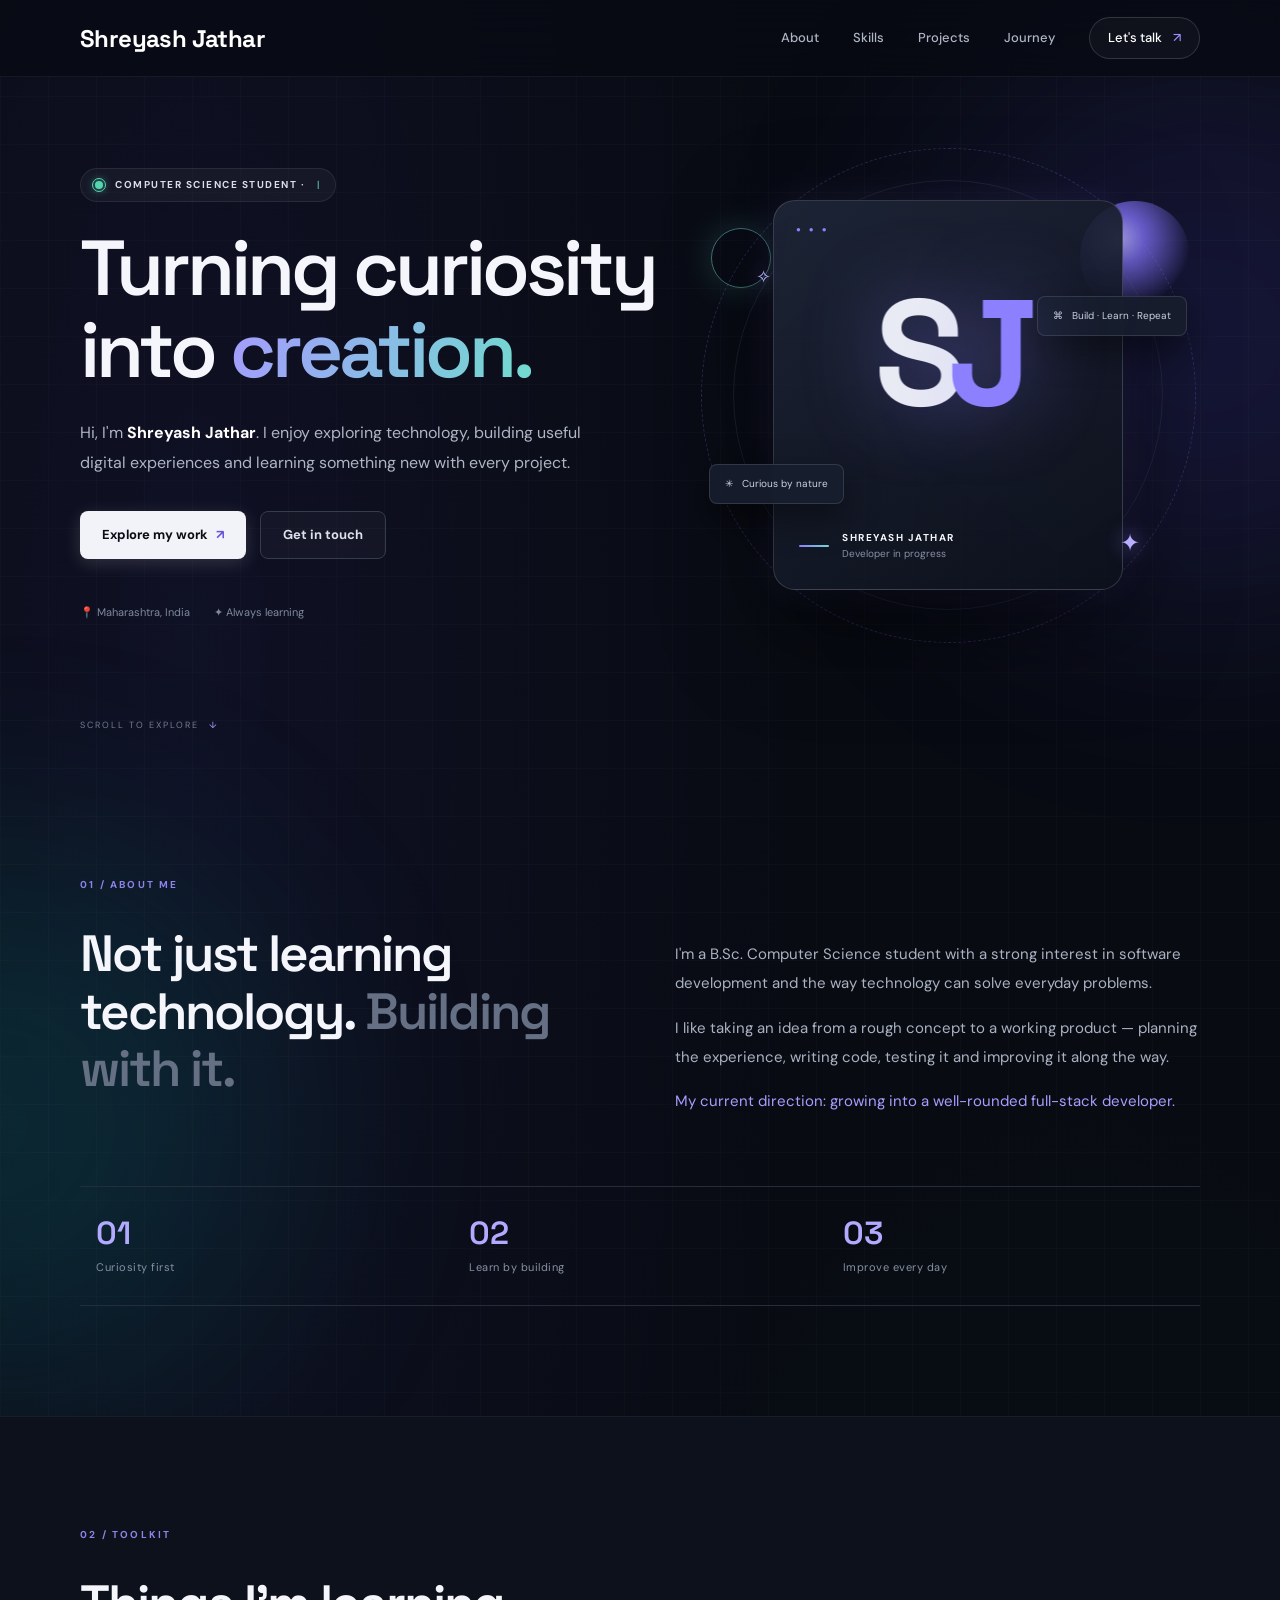
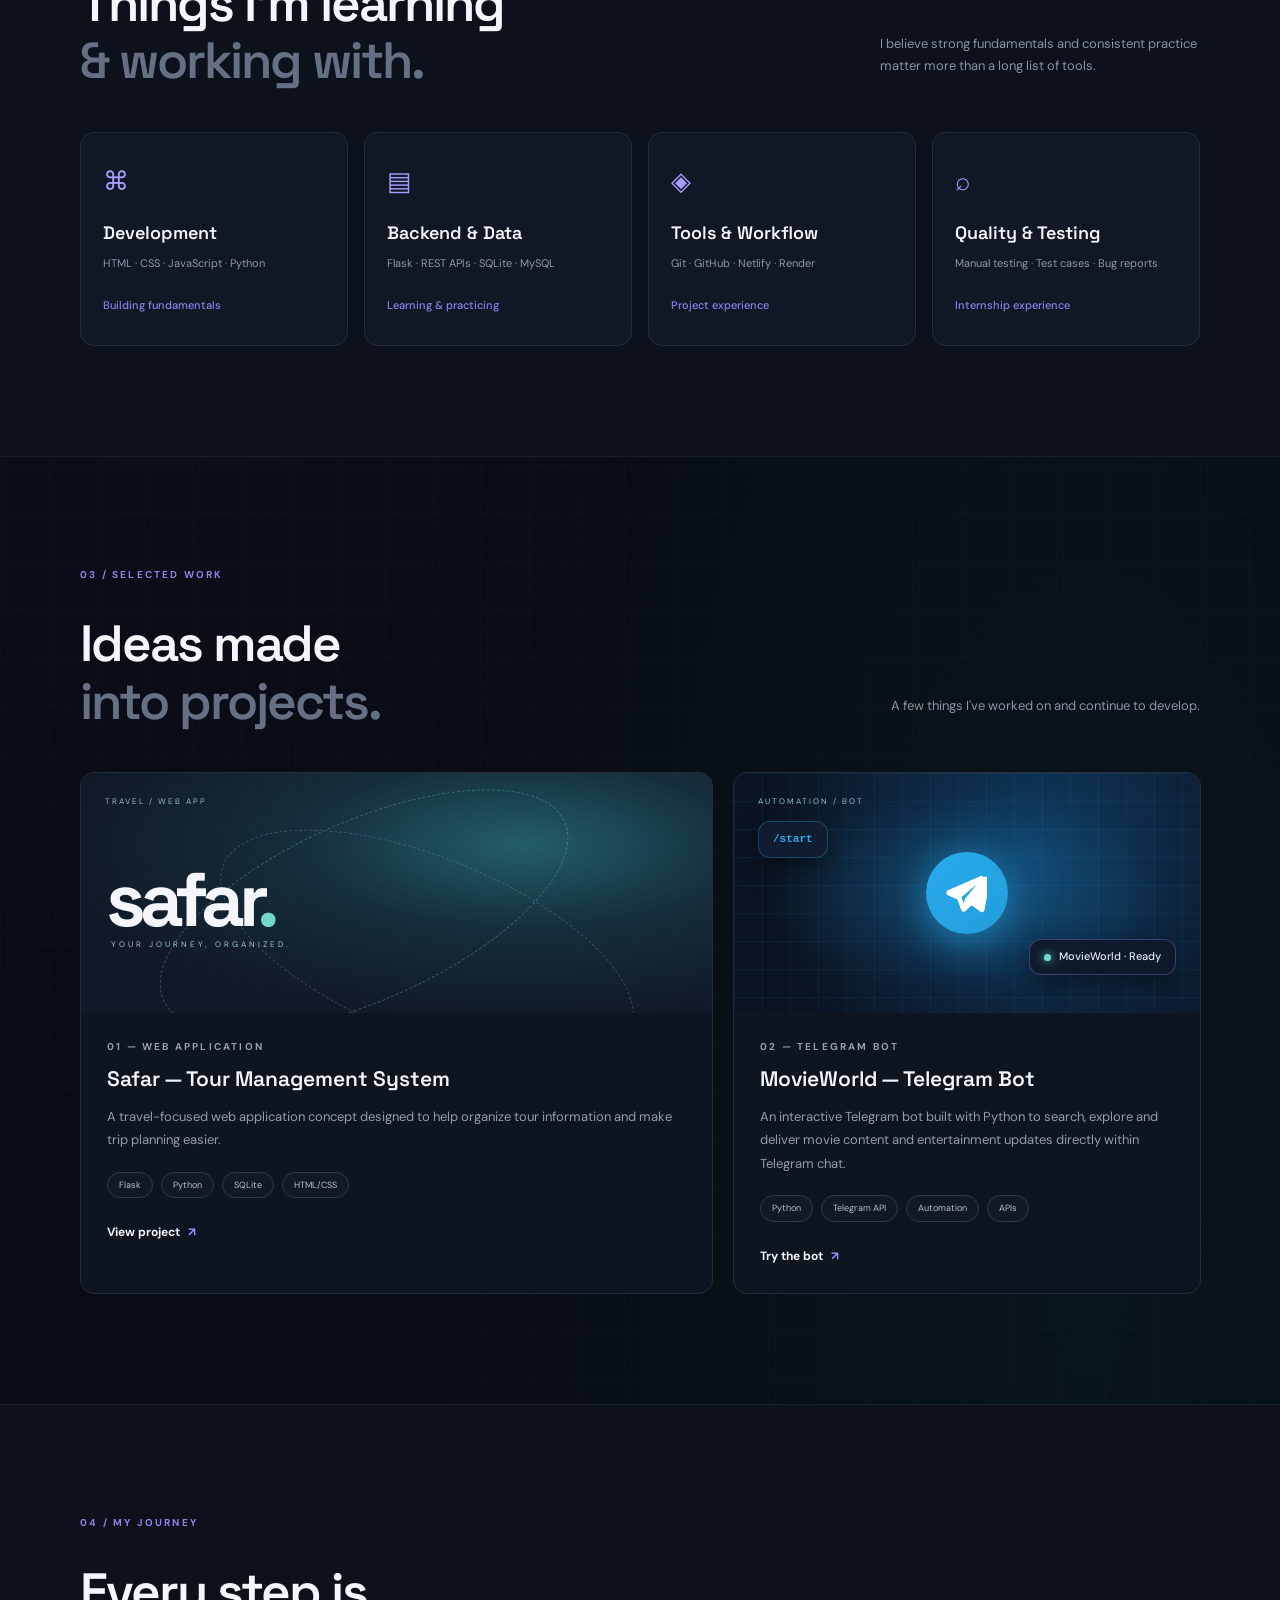
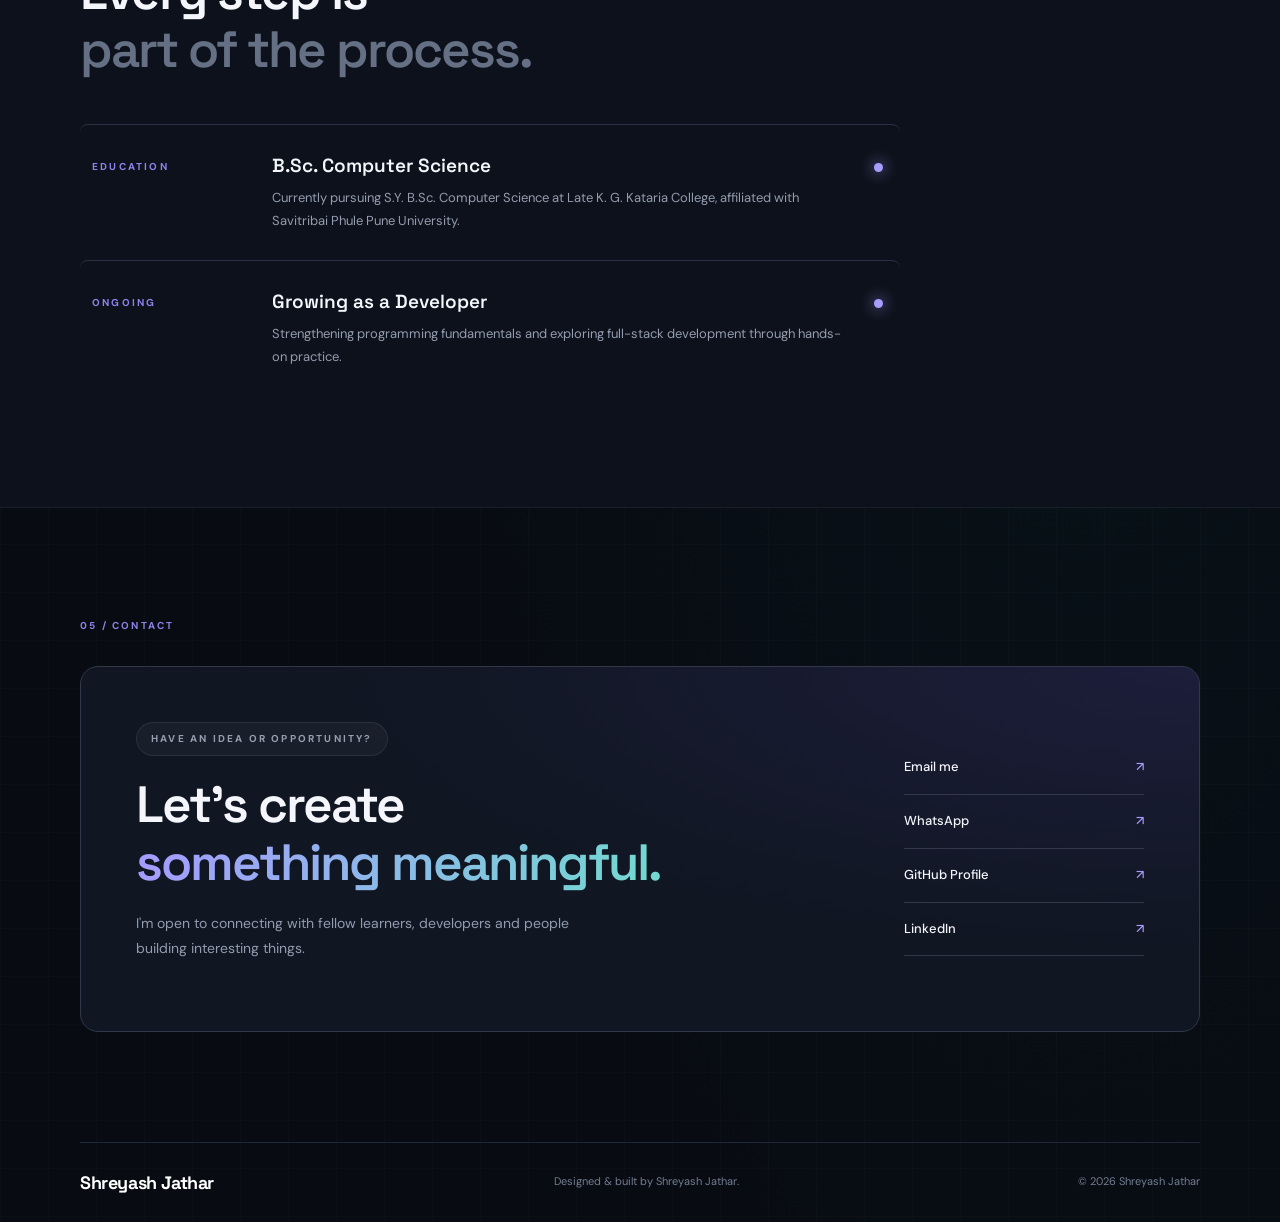
<file: index.html>
<!DOCTYPE html>
<html lang="en">
<head>
  <meta charset="UTF-8" />
  <meta name="viewport" content="width=device-width, initial-scale=1.0" />
  <title>Shreyash Jathar — Developer Portfolio</title>
  <meta name="description" content="Official portfolio of Shreyash Jathar — Computer Science student, developer and creator of Safar Tour Management and MovieWorld Telegram Bot." />
  <meta name="keywords" content="Shreyash Jathar, Shreyash Jathar portfolio, shreyashjathar.com, Computer Science student, full stack developer, Python, Flask, Safar Tour Management, MovieWorld Telegram Bot, Pune developer" />
  <meta name="author" content="Shreyash Jathar" />
  <meta name="robots" content="index, follow, max-image-preview:large, max-snippet:-1, max-video-preview:-1" />
  <link rel="canonical" href="https://shreyashjathar.com/" />
  <meta name="theme-color" content="#080b12" />

  <!-- Open Graph / WhatsApp / Facebook -->
  <meta property="og:type" content="website" />
  <meta property="og:url" content="https://shreyashjathar.com/" />
  <meta property="og:title" content="Shreyash Jathar — Developer Portfolio" />
  <meta property="og:description" content="Official portfolio of Shreyash Jathar — Computer Science student, developer and creator of Safar and MovieWorld." />
  <meta property="og:site_name" content="Shreyash Jathar" />
  <meta property="og:locale" content="en_US" />

  <!-- Twitter / X -->
  <meta name="twitter:card" content="summary" />
  <meta name="twitter:url" content="https://shreyashjathar.com/" />
  <meta name="twitter:title" content="Shreyash Jathar — Developer Portfolio" />
  <meta name="twitter:description" content="Official portfolio of Shreyash Jathar — Computer Science student, developer and creator of Safar and MovieWorld." />

  <!-- Favicon -->
  <link rel="icon" type="image/svg+xml" href="data:image/svg+xml,%3Csvg xmlns='http://www.w3.org/2000/svg' viewBox='0 0 100 100'%3E%3Crect width='100' height='100' rx='24' fill='%230e1320'/%3E%3Ctext x='50%25' y='65%25' dominant-baseline='middle' text-anchor='middle' font-family='sans-serif' font-weight='800' font-size='50' fill='%238d80ff'%3ESJ%3C/text%3E%3Ccircle cx='78' cy='68' r='6' fill='%2372d9d0'/%3E%3C/svg%3E" />

  <!-- Structured Data (JSON-LD) for Google Search -->
  <script type="application/ld+json">
  {
    "@context": "https://schema.org",
    "@type": "Person",
    "name": "Shreyash Jathar",
    "url": "https://shreyashjathar.com",
    "jobTitle": "Full-Stack Developer",
    "nationality": "Indian",
    "description": "Computer Science student, developer and technology enthusiast building digital experiences.",
    "address": {
      "@type": "PostalAddress",
      "addressRegion": "Maharashtra",
      "addressCountry": "India"
    },
    "sameAs": [
      "https://github.com/ShreyashJathar",
      "https://www.linkedin.com/in/shreyash-jathar-0607652bb/"
    ]
  }
  </script>

  <link rel="preconnect" href="https://fonts.googleapis.com">
  <link rel="preconnect" href="https://fonts.gstatic.com" crossorigin>
  <link href="https://fonts.googleapis.com/css2?family=DM+Sans:wght@400;500;600;700&family=Space+Grotesk:wght@400;500;600;700&display=swap" rel="stylesheet">
  <link rel="stylesheet" href="style.css" />
</head>
<body>
  <div class="scroll-progress" id="scroll-progress"></div>
  <div class="particle-field" aria-hidden="true"><i></i><i></i><i></i><i></i><i></i><i></i><i></i><i></i><i></i><i></i><i></i><i></i></div>
  <div class="ambient ambient-one"></div><div class="ambient ambient-two"></div>
  <header class="nav-wrap">
    <nav class="nav container">
      <a class="brand" href="#home">Shreyash Jathar</a>
      <button class="menu-toggle" aria-label="Toggle navigation" aria-expanded="false">☰</button>
      <div class="nav-links">
        <a href="#about">About</a><a href="#skills">Skills</a><a href="#projects">Projects</a>
        <a href="#journey">Journey</a><a class="nav-contact" href="#contact">Let's talk <span>↗</span></a>
      </div>
    </nav>
  </header>

  <main>
    <section class="hero container" id="home">
      <div class="cursor-glow" aria-hidden="true"></div>
      <div class="hero-copy reveal">
        <div class="eyebrow"><span class="status-dot"></span> <span class="role-text" id="role-text">COMPUTER SCIENCE STUDENT &middot; DEVELOPER</span><span class="role-cursor" aria-hidden="true">|</span></div>
        <h1>Turning curiosity<br>into <span class="gradient-text">creation.</span></h1>
        <p class="hero-lead">Hi, I'm <strong>Shreyash Jathar</strong>. I enjoy exploring technology, building useful digital experiences and learning something new with every project.</p>
        <div class="hero-actions">
          <a class="button primary" href="#projects">Explore my work <span>↗</span></a>
          <a class="button secondary" href="#contact">Get in touch</a>
        </div>
        <div class="hero-meta"><span>📍 Maharashtra, India</span><span>✦ Always learning</span></div>
      </div>
      <div class="hero-visual reveal">
        <div class="motion-orb orb-one"></div><div class="motion-orb orb-two"></div>
        <div class="spark spark-one">✦</div><div class="spark spark-two">✧</div>
        <div class="orbit orbit-a"></div><div class="orbit orbit-b"></div>
        <div class="profile-card">
          <div class="card-top"><span class="window-dots">● ● ●</span></div>
          <div class="monogram">S<span>J</span></div>
          <div class="profile-caption"><span class="caption-line"></span><div><strong>SHREYASH JATHAR</strong><small>Developer in progress</small></div></div>
          <div class="floating-chip chip-code">⌘ &nbsp; Build · Learn · Repeat</div>
          <div class="floating-chip chip-star">✳ &nbsp; Curious by nature</div>
        </div>
      </div>
      <a class="scroll-hint" href="#about">SCROLL TO EXPLORE <span>↓</span></a>
    </section>

    <section class="section container" id="about">
      <div class="section-kicker">01 / ABOUT ME</div>
      <div class="about-grid">
        <div><h2>Not just learning<br>technology. <span class="muted">Building with it.</span></h2></div>
        <div class="about-text"><p>I'm a B.Sc. Computer Science student with a strong interest in software development and the way technology can solve everyday problems.</p><p>I like taking an idea from a rough concept to a working product — planning the experience, writing code, testing it and improving it along the way.</p><p class="accent-note">My current direction: growing into a well-rounded full-stack developer.</p></div>
      </div>
      <div class="stats">
        <div class="stat"><strong>01</strong><span>Curiosity first</span></div>
        <div class="stat"><strong>02</strong><span>Learn by building</span></div>
        <div class="stat"><strong>03</strong><span>Improve every day</span></div>
      </div>
    </section>

    <section class="section skills-section" id="skills">
      <div class="container">
        <div class="section-kicker">02 / TOOLKIT</div>
        <div class="section-heading"><h2>Things I'm learning<br><span class="muted">& working with.</span></h2><p>I believe strong fundamentals and consistent practice matter more than a long list of tools.</p></div>
        <div class="skill-grid">
          <article class="skill-card reveal"><div class="skill-icon">⌘</div><h3>Development</h3><p>HTML · CSS · JavaScript · Python</p><span class="skill-level">Building fundamentals</span></article>
          <article class="skill-card reveal"><div class="skill-icon">▤</div><h3>Backend & Data</h3><p>Flask · REST APIs · SQLite · MySQL</p><span class="skill-level">Learning & practicing</span></article>
          <article class="skill-card reveal"><div class="skill-icon">◈</div><h3>Tools & Workflow</h3><p>Git · GitHub · Netlify · Render</p><span class="skill-level">Project experience</span></article>
          <article class="skill-card reveal"><div class="skill-icon">⌕</div><h3>Quality & Testing</h3><p>Manual testing · Test cases · Bug reports</p><span class="skill-level">Internship experience</span></article>
        </div>
      </div>
    </section>

    <section class="section container" id="projects">
      <div class="section-kicker">03 / SELECTED WORK</div>
      <div class="section-heading"><h2>Ideas made<br><span class="muted">into projects.</span></h2><p>A few things I've worked on and continue to develop.</p></div>
      <div class="project-grid">
        <article class="project-card project-featured reveal">
          <div class="project-art safar-art"><div class="route route-one"></div><div class="route route-two"></div><span class="art-label">TRAVEL / WEB APP</span><div class="safar-word">safar<span>.</span></div><span class="art-sub">YOUR JOURNEY, ORGANIZED.</span></div>
          <div class="project-info"><div class="project-meta">01 — WEB APPLICATION</div><h3>Safar — Tour Management System</h3><p>A travel-focused web application concept designed to help organize tour information and make trip planning easier.</p><div class="tags"><span>Flask</span><span>Python</span><span>SQLite</span><span>HTML/CSS</span></div><a class="text-link" href="https://safar-by-sh.netlify.app/" target="_blank" rel="noreferrer">View project <span>↗</span></a></div>
        </article>
        <article class="project-card reveal">
          <div class="project-art telegram-art">
            <div class="telegram-glow"></div>
            <div class="telegram-circle">
              <svg class="telegram-icon" viewBox="0 0 24 24" fill="none" xmlns="http://www.w3.org/2000/svg">
                <path d="M21.928 2.537a1.5 1.5 0 0 0-1.637-.282L2.738 9.94a1.5 1.5 0 0 0-.083 2.766l5.222 2.238 2.067 5.787a1.5 1.5 0 0 0 2.532.441l3.08-3.08 4.67 3.502a1.5 1.5 0 0 0 2.378-.908l3.16-16.5a1.5 1.5 0 0 0-1.836-1.649zM10.02 13.79l8.69-7.24-6.85 8.22-.38 2.67-1.46-3.65z" fill="currentColor"/>
              </svg>
            </div>
            <span class="art-label">AUTOMATION / BOT</span>
            <div class="telegram-chat-bubble bubble-one">
              <span class="bubble-cmd">/start</span>
            </div>
            <div class="telegram-chat-bubble bubble-two">
              <span class="bot-status-dot"></span>
              <span>MovieWorld &middot; Ready</span>
            </div>
          </div>
          <div class="project-info">
            <div class="project-meta">02 — TELEGRAM BOT</div>
            <h3>MovieWorld — Telegram Bot</h3>
            <p>An interactive Telegram bot built with Python to search, explore and deliver movie content and entertainment updates directly within Telegram chat.</p>
            <div class="tags">
              <span>Python</span><span>Telegram API</span><span>Automation</span><span>APIs</span>
            </div>
            <a class="text-link" href="https://web.telegram.org/k/#@Movieworld_by_ShreyashJatharbot" target="_blank" rel="noreferrer">Try the bot <span>↗</span></a>
          </div>
        </article>
      </div>
    </section>

    <section class="section journey-section" id="journey">
      <div class="container">
        <div class="section-kicker">04 / MY JOURNEY</div>
        <div class="section-heading"><h2>Every step is<br><span class="muted">part of the process.</span></h2></div>
        <div class="timeline">
          <div class="timeline-item reveal"><div class="timeline-year">EDUCATION</div><div><h3>B.Sc. Computer Science</h3><p>Currently pursuing S.Y. B.Sc. Computer Science at Late K. G. Kataria College, affiliated with Savitribai Phule Pune University.</p></div><span class="timeline-dot"></span></div>
          <div class="timeline-item reveal"><div class="timeline-year">ONGOING</div><div><h3>Growing as a Developer</h3><p>Strengthening programming fundamentals and exploring full-stack development through hands-on practice.</p></div><span class="timeline-dot"></span></div>
        </div>
      </div>
    </section>

    <section class="section container contact-section" id="contact">
      <div class="section-kicker">05 / CONTACT</div>
      <div class="contact-panel reveal"><div><div class="eyebrow">HAVE AN IDEA OR OPPORTUNITY?</div><h2>Let's create<br><span class="gradient-text">something meaningful.</span></h2><p>I'm open to connecting with fellow learners, developers and people building interesting things.</p></div><div class="contact-links"><a href="mailto:shreyashjathar1@gmail.com">Email me <span>↗</span></a><a href="https://wa.me/919822053589" target="_blank" rel="noopener noreferrer" aria-label="Message Shreyash Jathar on WhatsApp">WhatsApp <span>↗</span></a><a href="https://github.com/ShreyashJathar" target="_blank" rel="noopener noreferrer" aria-label="Visit Shreyash Jathar on GitHub">GitHub Profile <span>↗</span></a><a href="https://www.linkedin.com/in/shreyash-jathar-0607652bb/" target="_blank" rel="noopener noreferrer">LinkedIn <span>↗</span></a></div></div>
    </section>
  </main>

  <footer class="footer container"><a class="brand" href="#home">Shreyash Jathar</a><span>Designed & built by Shreyash Jathar.</span><span>© <span id="year"></span> Shreyash Jathar</span></footer>
  <script src="script.js"></script>
</body>
</html>
</file>
<file: style.css>
/* ==========================================================================
   SHREYASH JATHAR - PORTFOLIO STYLESHEET
   Modern Dark Theme with Advanced Motion & Micro-interactions
   ========================================================================== */

/* --- Base & Reset --- */
* {
  box-sizing: border-box;
}

html {
  scroll-behavior: smooth;
  scroll-padding-top: 88px;
}

body {
  margin: 0;
  background: #080b12;
  color: #f4f6fb;
  font-family: "DM Sans", -apple-system, BlinkMacSystemFont, "Segoe UI", Roboto, sans-serif;
  line-height: 1.6;
  overflow-x: hidden;
  background-image: 
    radial-gradient(ellipse at 15% 15%, rgba(101, 85, 255, 0.08), transparent 40%),
    radial-gradient(ellipse at 85% 65%, rgba(0, 184, 169, 0.06), transparent 45%),
    linear-gradient(rgba(255, 255, 255, 0.015) 1px, transparent 1px),
    linear-gradient(90deg, rgba(255, 255, 255, 0.015) 1px, transparent 1px);
  background-size: 100% 100%, 100% 100%, 48px 48px, 48px 48px;
  scrollbar-gutter: stable;
}

a {
  color: inherit;
  text-decoration: none;
}

.container {
  width: min(1120px, calc(100% - 48px));
  margin: auto;
}

/* --- Scroll Progress Bar --- */
.scroll-progress {
  position: fixed;
  z-index: 100;
  top: 0;
  left: 0;
  height: 3px;
  width: 0;
  background: linear-gradient(90deg, #8d80ff, #72d9d0, #b7adff);
  background-size: 200% 100%;
  box-shadow: 0 0 12px rgba(141, 128, 255, 0.6);
  pointer-events: none;
  animation: progressGlow 4s linear infinite;
  transition: width 0.12s cubic-bezier(0.16, 1, 0.3, 1);
  will-change: width;
}

@keyframes progressGlow {
  0% { background-position: 0% 50%; }
  100% { background-position: 200% 50%; }
}

/* --- Ambient Floating Orbs --- */
.ambient {
  position: absolute;
  width: 550px;
  height: 550px;
  border-radius: 50%;
  filter: blur(130px);
  opacity: 0.16;
  pointer-events: none;
  z-index: 0;
  will-change: transform, opacity;
}

.ambient-one {
  background: #6555ff;
  top: 60px;
  right: -200px;
  animation: ambientFloatOne 16s ease-in-out infinite alternate;
}

.ambient-two {
  background: #00b8a9;
  top: 850px;
  left: -280px;
  animation: ambientFloatTwo 20s ease-in-out infinite alternate;
}

@keyframes ambientFloatOne {
  0% { transform: translate3d(0, 0, 0) scale(1); opacity: 0.14; }
  50% { transform: translate3d(-50px, 70px, 0) scale(1.18); opacity: 0.22; }
  100% { transform: translate3d(30px, 120px, 0) scale(0.95); opacity: 0.12; }
}

@keyframes ambientFloatTwo {
  0% { transform: translate3d(0, 0, 0) scale(1); opacity: 0.14; }
  50% { transform: translate3d(60px, -50px, 0) scale(1.12); opacity: 0.2; }
  100% { transform: translate3d(-30px, 80px, 0) scale(0.92); opacity: 0.13; }
}

/* --- Background Star Particles --- */
.particle-field {
  position: fixed;
  inset: 0;
  z-index: -1;
  overflow: hidden;
  pointer-events: none;
}

.particle-field i {
  position: absolute;
  display: block;
  width: 3px;
  height: 3px;
  border-radius: 50%;
  background: #b7adff;
  opacity: 0;
  box-shadow: 0 0 10px 2px rgba(141, 128, 255, 0.7);
  animation: particleDrift 18s linear infinite;
  will-change: transform, opacity;
}

.particle-field i:nth-child(1) { left: 8%; top: 98%; animation-delay: -2s; animation-duration: 20s; }
.particle-field i:nth-child(2) { left: 18%; top: 98%; animation-delay: -11s; animation-duration: 24s; background: #78d9ce; box-shadow: 0 0 10px 2px rgba(120, 217, 206, 0.7); }
.particle-field i:nth-child(3) { left: 32%; top: 98%; animation-delay: -6s; animation-duration: 17s; }
.particle-field i:nth-child(4) { left: 47%; top: 98%; animation-delay: -14s; animation-duration: 26s; background: #78d9ce; }
.particle-field i:nth-child(5) { left: 59%; top: 98%; animation-delay: -4s; animation-duration: 22s; }
.particle-field i:nth-child(6) { left: 70%; top: 98%; animation-delay: -17s; animation-duration: 19s; }
.particle-field i:nth-child(7) { left: 81%; top: 98%; animation-delay: -9s; animation-duration: 25s; background: #78d9ce; }
.particle-field i:nth-child(8) { left: 92%; top: 98%; animation-delay: -13s; animation-duration: 21s; }
.particle-field i:nth-child(9) { left: 14%; top: 98%; animation-delay: -8s; animation-duration: 28s; width: 2px; height: 2px; }
.particle-field i:nth-child(10) { left: 41%; top: 98%; animation-delay: -19s; animation-duration: 23s; width: 2px; height: 2px; }
.particle-field i:nth-child(11) { left: 76%; top: 98%; animation-delay: -3s; animation-duration: 27s; width: 2px; height: 2px; }
.particle-field i:nth-child(12) { left: 95%; top: 98%; animation-delay: -16s; animation-duration: 20s; width: 2px; height: 2px; }

@keyframes particleDrift {
  0% { transform: translate3d(0, 0, 0) scale(0.6); opacity: 0; }
  12% { opacity: 0.8; }
  85% { opacity: 0.5; }
  100% { transform: translate3d(30px, -110vh, 0) scale(1.2); opacity: 0; }
}

/* --- Sticky Navigation --- */
.nav-wrap {
  position: sticky;
  top: 0;
  z-index: 50;
  background: rgba(8, 11, 18, 0.72);
  backdrop-filter: blur(20px);
  -webkit-backdrop-filter: blur(20px);
  border-bottom: 1px solid rgba(255, 255, 255, 0.06);
  transition: background 0.4s ease, border-color 0.4s ease, box-shadow 0.4s ease, padding 0.4s ease;
  animation: navSlideDown 0.85s cubic-bezier(0.16, 1, 0.3, 1) both;
}

@keyframes navSlideDown {
  0% {
    opacity: 0;
    transform: translateY(-16px);
  }
  100% {
    opacity: 1;
    transform: translateY(0);
  }
}

.nav-wrap.scrolled {
  background: rgba(8, 11, 18, 0.88);
  border-bottom: 1px solid rgba(141, 128, 255, 0.16);
  box-shadow: 0 12px 35px rgba(0, 0, 0, 0.55);
}

.nav {
  height: 76px;
  display: flex;
  align-items: center;
  justify-content: space-between;
}

.brand {
  font: 700 24px "Space Grotesk", sans-serif;
  letter-spacing: -0.6px;
  display: inline-flex;
  align-items: center;
  white-space: nowrap;
  position: relative;
  color: #ffffff;
  background: linear-gradient(125deg, #ffffff 0%, #ffffff 42%, #c2b8ff 68%, #72d9d0 85%, #ffffff 100%);
  background-size: 250% 100%;
  -webkit-background-clip: text;
  background-clip: text;
  -webkit-text-fill-color: transparent;
  transition: transform 0.45s cubic-bezier(0.16, 1, 0.3, 1), filter 0.45s cubic-bezier(0.16, 1, 0.3, 1);
  will-change: transform, filter, background-position;
  animation: brandShimmer 8s cubic-bezier(0.4, 0, 0.2, 1) infinite;
}

@keyframes brandShimmer {
  0%, 100% {
    background-position: 0% 50%;
  }
  50% {
    background-position: 100% 50%;
  }
}

.brand:hover {
  transform: translateY(-1.5px) scale(1.025);
  filter: drop-shadow(0 4px 18px rgba(141, 128, 255, 0.45)) drop-shadow(0 0 30px rgba(114, 217, 208, 0.25));
}

.brand::after {
  content: "";
  position: absolute;
  bottom: -4px;
  left: 0;
  width: 0;
  height: 2px;
  background: linear-gradient(90deg, #8d80ff, #72d9d0);
  border-radius: 2px;
  box-shadow: 0 0 10px rgba(141, 128, 255, 0.8), 0 0 20px rgba(114, 217, 208, 0.5);
  transition: width 0.45s cubic-bezier(0.16, 1, 0.3, 1);
  pointer-events: none;
}

.brand:hover::after {
  width: 100%;
}

.brand span {
  display: inline-block;
  margin-left: 1px;
  background: linear-gradient(135deg, #8d80ff, #72d9d0);
  -webkit-background-clip: text;
  -webkit-text-fill-color: transparent;
  transform-origin: center;
  will-change: transform, filter;
  animation: brandDotPulse 3s cubic-bezier(0.4, 0, 0.2, 1) infinite;
}

@keyframes brandDotPulse {
  0%, 100% {
    transform: scale(1);
    filter: drop-shadow(0 0 6px rgba(141, 128, 255, 0.6));
  }
  50% {
    transform: scale(1.38);
    filter: drop-shadow(0 0 16px rgba(114, 217, 208, 0.95)) drop-shadow(0 0 24px rgba(141, 128, 255, 0.7));
  }
}

.nav-links {
  display: flex;
  align-items: center;
  gap: 34px;
  color: #aeb5c4;
  font-size: 13px;
  font-weight: 500;
}

.nav-links a:not(.nav-contact) {
  position: relative;
  padding: 6px 0;
  transition: color 0.3s ease;
}

.nav-links a:not(.nav-contact)::after {
  content: "";
  position: absolute;
  bottom: 0;
  left: 0;
  width: 0;
  height: 2px;
  background: linear-gradient(90deg, #8d80ff, #72d9d0);
  border-radius: 2px;
  transition: width 0.35s cubic-bezier(0.2, 0.8, 0.2, 1);
}

.nav-links a:not(.nav-contact):hover {
  color: #fff;
}

.nav-links a:not(.nav-contact):hover::after {
  width: 100%;
}

.nav-contact {
  color: #fff !important;
  border: 1px solid rgba(255, 255, 255, 0.15);
  background: rgba(255, 255, 255, 0.03);
  padding: 10px 18px;
  border-radius: 30px;
  transition: all 0.35s cubic-bezier(0.2, 0.8, 0.2, 1);
}

.nav-contact:hover {
  border-color: #8d80ff;
  background: rgba(141, 128, 255, 0.15);
  box-shadow: 0 0 25px rgba(141, 128, 255, 0.35);
  transform: translateY(-2px);
}

.nav-contact span,
.button span,
.text-link span {
  display: inline-block;
  margin-left: 8px;
  color: #9b8eff;
  transition: transform 0.3s cubic-bezier(0.2, 0.8, 0.2, 1);
}

.nav-contact:hover span,
.button:hover span,
.text-link:hover span {
  transform: translate(3px, -3px);
  color: #72d9d0;
}

.menu-toggle {
  display: none;
  background: none;
  border: 0;
  color: white;
  font-size: 24px;
  cursor: pointer;
}

/* --- Hero Section --- */
.hero {
  min-height: 690px;
  display: grid;
  grid-template-columns: 1.1fr 0.9fr;
  align-items: center;
  position: relative;
  padding-top: 45px;
  padding-bottom: 100px;
}

.eyebrow,
.section-kicker,
.project-meta,
.timeline-year {
  font-size: 10px;
  letter-spacing: 2.2px;
  color: #969eb0;
  font-weight: 700;
  text-transform: uppercase;
}

.eyebrow {
  display: inline-flex;
  align-items: center;
  gap: 12px;
  background: rgba(255, 255, 255, 0.04);
  padding: 8px 14px;
  border-radius: 20px;
  border: 1px solid rgba(255, 255, 255, 0.08);
}

/* Live Radar Status Dot */
.status-dot {
  width: 8px;
  height: 8px;
  border-radius: 50%;
  background: #55d6b0;
  position: relative;
  box-shadow: 0 0 10px #55d6b0;
  display: inline-block;
}

.status-dot::after {
  content: "";
  position: absolute;
  inset: -3px;
  border-radius: 50%;
  border: 1.5px solid #55d6b0;
  animation: radarPulse 2.2s cubic-bezier(0.2, 0.8, 0.2, 1) infinite;
}

@keyframes radarPulse {
  0% { transform: scale(0.6); opacity: 1; }
  100% { transform: scale(2.4); opacity: 0; }
}

.role-text {
  color: #d8deeb;
  letter-spacing: 1.5px;
}

.role-cursor {
  color: #72d9d0;
  font-weight: 400;
  animation: blinkCursor 0.9s infinite;
}

@keyframes blinkCursor {
  0%, 100% { opacity: 1; }
  50% { opacity: 0; }
}

.hero h1 {
  font: 600 clamp(48px, 6.5vw, 78px) / 1.05 "Space Grotesk", sans-serif;
  letter-spacing: -4px;
  margin: 26px 0;
}

.gradient-text {
  background: linear-gradient(110deg, #a69aff 0%, #72d9d0 50%, #c4bbff 100%);
  background-size: 200% auto;
  -webkit-background-clip: text;
  background-clip: text;
  color: transparent;
  animation: gradientFlow 8s ease infinite;
}

@keyframes gradientFlow {
  0% { background-position: 0% 50%; }
  50% { background-position: 100% 50%; }
  100% { background-position: 0% 50%; }
}

.hero-lead {
  max-width: 510px;
  color: #aeb5c4;
  font-size: 16px;
  line-height: 1.9;
}

.hero-lead strong {
  color: #fff;
}

.hero-actions {
  display: flex;
  gap: 14px;
  margin-top: 32px;
}

.button {
  padding: 13px 22px;
  border-radius: 8px;
  font-size: 13px;
  font-weight: 700;
  display: inline-flex;
  align-items: center;
  transition: transform 0.4s cubic-bezier(0.2, 0.8, 0.2, 1), box-shadow 0.4s ease, border-color 0.3s ease;
  cursor: pointer;
}

.button:hover {
  transform: translateY(-4px);
}

.primary {
  background: #f2f3f8;
  color: #0b0d14;
  position: relative;
  overflow: hidden;
  box-shadow: 0 4px 18px rgba(255, 255, 255, 0.15);
}

.primary span {
  color: #6555d9;
}

.primary::after {
  content: "";
  position: absolute;
  top: -80%;
  left: -40%;
  width: 30%;
  height: 260%;
  background: rgba(255, 255, 255, 0.7);
  transform: rotate(25deg);
  transition: left 0.7s cubic-bezier(0.2, 0.8, 0.2, 1);
  pointer-events: none;
}

.primary:hover::after {
  left: 135%;
}

.primary:hover {
  box-shadow: 0 10px 30px rgba(242, 243, 248, 0.3);
}

.secondary {
  border: 1px solid #353c4c;
  color: #dce1ec;
  background: rgba(255, 255, 255, 0.03);
}

.secondary:hover {
  border-color: #8d80ff;
  color: #fff;
  box-shadow: 0 0 24px rgba(141, 128, 255, 0.25);
  background: rgba(141, 128, 255, 0.08);
}

.hero-meta {
  display: flex;
  gap: 24px;
  margin-top: 45px;
  color: #7f899d;
  font-size: 11px;
}

/* Ambient hero glow following mouse */
.cursor-glow {
  position: absolute;
  width: 280px;
  height: 280px;
  border-radius: 50%;
  pointer-events: none;
  z-index: 0;
  opacity: 0;
  transform: translate(-50%, -50%);
  background: radial-gradient(circle, rgba(137, 124, 255, 0.16), rgba(111, 211, 201, 0.05) 45%, transparent 70%);
  transition: opacity 0.4s ease;
}

.hero:hover .cursor-glow {
  opacity: 1;
}

.hero-copy,
.hero-visual {
  position: relative;
  z-index: 1;
}

/* --- Hero Visual & Profile 3D Card --- */
.hero-visual {
  height: 440px;
  display: grid;
  place-items: center;
  position: relative;
}

.profile-card {
  width: min(350px, 90%);
  height: 390px;
  border: 1px solid rgba(255, 255, 255, 0.15);
  border-radius: 22px;
  background: linear-gradient(145deg, rgba(31, 38, 56, 0.9), rgba(13, 17, 28, 0.95));
  box-shadow: 0 35px 100px rgba(0, 0, 0, 0.55), 0 0 40px rgba(141, 128, 255, 0.12);
  position: relative;
  overflow: visible;
  padding: 22px;
  animation: cardFloat 8s ease-in-out infinite;
  z-index: 1;
  transform-style: preserve-3d;
  will-change: transform;
  transition: box-shadow 0.5s ease;
}

@keyframes cardFloat {
  0%, 100% {
    transform: translate3d(var(--tilt-x, 0px), calc(var(--tilt-y, 0px) + 0px), 0)
               rotateX(var(--tilt-rx, 0deg))
               rotateY(var(--tilt-ry, 0deg))
               rotateZ(-1deg);
  }
  50% {
    transform: translate3d(var(--tilt-x, 0px), calc(var(--tilt-y, 0px) - 12px), 0)
               rotateX(var(--tilt-rx, 0deg))
               rotateY(var(--tilt-ry, 0deg))
               rotateZ(1.2deg);
  }
}

.card-top {
  display: flex;
  justify-content: space-between;
  color: #7e899f;
  font-size: 8px;
  letter-spacing: 1.4px;
}

.window-dots {
  color: #8c80ff;
  letter-spacing: 3px;
}

.monogram {
  position: absolute;
  top: 85px;
  left: 50%;
  transform: translateX(-50%) translateZ(30px);
  font: 700 150px / 0.9 "Space Grotesk", sans-serif;
  letter-spacing: -18px;
  color: #e9ebf4;
  text-shadow: 0 0 80px rgba(141, 128, 255, 0.45);
  user-select: none;
  animation: monogramBreathe 5s ease-in-out infinite alternate;
}

@keyframes monogramBreathe {
  0% { text-shadow: 0 0 60px rgba(141, 128, 255, 0.35); }
  100% { text-shadow: 0 0 95px rgba(141, 128, 255, 0.65), 0 0 30px rgba(114, 217, 208, 0.3); }
}

.monogram span {
  color: #8d80ff;
}

.profile-caption {
  position: absolute;
  bottom: 27px;
  left: 25px;
  display: flex;
  align-items: center;
  gap: 13px;
  transform: translateZ(26px);
}

.caption-line {
  width: 30px;
  height: 2px;
  background: linear-gradient(90deg, #8d80ff, #72d9d0);
  border-radius: 2px;
}

.profile-caption strong {
  display: block;
  font-size: 10px;
  letter-spacing: 1.5px;
}

.profile-caption small {
  display: block;
  font-size: 10px;
  color: #8791a6;
}

/* Floating interactive chips with individual physics */
.floating-chip {
  position: absolute;
  background: rgba(23, 30, 45, 0.92);
  backdrop-filter: blur(10px);
  border: 1px solid rgba(255, 255, 255, 0.12);
  border-radius: 8px;
  padding: 11px 15px;
  font-size: 10px;
  color: #cbd2e0;
  box-shadow: 0 14px 35px rgba(0, 0, 0, 0.45);
  transition: transform 0.4s cubic-bezier(0.2, 0.8, 0.2, 1), border-color 0.3s ease, box-shadow 0.4s ease, color 0.3s ease;
  z-index: 5;
  user-select: none;
}

.floating-chip:hover {
  border-color: #8d80ff;
  color: #fff;
  box-shadow: 0 18px 45px rgba(141, 128, 255, 0.3);
  transform: scale(1.08) translateY(-4px) !important;
}

.chip-code {
  right: -65px;
  top: 95px;
  animation: floatChipOne 6s ease-in-out infinite;
}

.chip-star {
  left: -65px;
  bottom: 85px;
  animation: floatChipTwo 7s ease-in-out infinite 0.6s;
}

@keyframes floatChipOne {
  0%, 100% { transform: translateY(0) rotate(0deg); }
  50% { transform: translateY(-13px) rotate(2deg); }
}

@keyframes floatChipTwo {
  0%, 100% { transform: translateY(0) rotate(0deg); }
  50% { transform: translateY(11px) rotate(-2deg); }
}

/* Gyroscope Orbit Rings */
.orbit {
  position: absolute;
  border: 1px solid rgba(120, 128, 160, 0.16);
  border-radius: 50%;
  width: 430px;
  height: 430px;
  pointer-events: none;
  animation: orbitSpinA 30s linear infinite;
}

.orbit-b {
  width: 495px;
  height: 495px;
  border: 1px dashed rgba(141, 128, 255, 0.24);
  animation: orbitSpinB 36s linear infinite;
}

@keyframes orbitSpinA {
  0% { transform: rotate(0deg) scale(1); }
  50% { transform: rotate(180deg) scale(1.04); }
  100% { transform: rotate(360deg) scale(1); }
}

@keyframes orbitSpinB {
  0% { transform: rotate(360deg) scale(1); }
  50% { transform: rotate(180deg) scale(0.96); }
  100% { transform: rotate(0deg) scale(1); }
}

/* Motion graphic orbs in hero */
.motion-orb {
  position: absolute;
  border-radius: 50%;
  pointer-events: none;
  z-index: 0;
}

.orb-one {
  width: 110px;
  height: 110px;
  right: 2%;
  top: 6%;
  background: radial-gradient(circle at 35% 35%, #b7adff 0%, #7165db 25%, rgba(113, 101, 219, 0.15) 65%, transparent 72%);
  animation: floatOrb 8s ease-in-out infinite;
}

.orb-two {
  width: 60px;
  height: 60px;
  left: 3%;
  top: 12%;
  border: 1px solid rgba(117, 217, 207, 0.5);
  box-shadow: 0 0 35px rgba(117, 217, 207, 0.2);
  animation: floatOrb 6s ease-in-out infinite reverse;
}

@keyframes floatOrb {
  0%, 100% { transform: translate3d(0, 0, 0) scale(1); }
  50% { transform: translate3d(14px, -22px, 0) scale(1.08); }
}

.spark {
  position: absolute;
  color: #b8afff;
  z-index: 2;
  text-shadow: 0 0 20px #9b8eff;
  animation: sparkle 3.4s ease-in-out infinite;
  user-select: none;
}

.spark-one {
  right: 12%;
  bottom: 12%;
  font-size: 24px;
}

.spark-two {
  left: 12%;
  top: 20%;
  font-size: 18px;
  animation-delay: 1.3s;
}

@keyframes sparkle {
  0%, 100% { opacity: 0.35; transform: scale(0.75) rotate(0deg); }
  50% { opacity: 1; transform: scale(1.25) rotate(35deg); }
}

/* Scroll hint */
.scroll-hint {
  position: absolute;
  bottom: 35px;
  left: 0;
  color: #737d90;
  font-size: 9px;
  letter-spacing: 2px;
  display: inline-flex;
  align-items: center;
  transition: color 0.3s ease;
  animation: bounceHint 2.4s ease-in-out infinite;
}

.scroll-hint:hover {
  color: #fff;
}

.scroll-hint span {
  margin-left: 10px;
  color: #a99cff;
}

@keyframes bounceHint {
  0%, 100% { transform: translateY(0); }
  50% { transform: translateY(6px); }
}

/* --- Common Section Styles --- */
.section {
  padding-top: 110px;
  padding-bottom: 110px;
  position: relative;
}

.section-kicker {
  color: #8e83e8;
  margin-bottom: 32px;
}

.section h2,
.contact-panel h2 {
  font: 600 clamp(34px, 4vw, 51px) / 1.13 "Space Grotesk", sans-serif;
  letter-spacing: -2px;
  margin: 0;
}

.muted {
  color: #657084;
}

/* --- About Section & Stats --- */
.about-grid {
  display: grid;
  grid-template-columns: 1fr 1fr;
  gap: 70px;
}

.about-text {
  color: #aab2c2;
  font-size: 15px;
  line-height: 1.95;
}

.accent-note {
  color: #a99cff !important;
}

.stats {
  display: grid;
  grid-template-columns: repeat(3, 1fr);
  margin-top: 55px;
  border-top: 1px solid #252c3a;
  border-bottom: 1px solid #252c3a;
}

.stat {
  padding: 26px 16px;
  transition: all 0.35s cubic-bezier(0.2, 0.8, 0.2, 1);
  position: relative;
}

.stat:hover {
  background: rgba(141, 128, 255, 0.05);
  padding-left: 22px;
}

.stat strong {
  font: 600 32px "Space Grotesk", sans-serif;
  display: block;
  color: #b3aaff;
  transition: color 0.3s ease, transform 0.3s ease, text-shadow 0.3s ease;
}

.stat:hover strong {
  color: #72d9d0;
  transform: translateX(4px);
  text-shadow: 0 0 20px rgba(114, 217, 208, 0.45);
}

.stat span {
  font-size: 11px;
  color: #8791a4;
  letter-spacing: 0.5px;
}

/* --- Skills Section --- */
.skills-section,
.journey-section {
  background: #0d111b;
  border-top: 1px solid #171e2a;
  border-bottom: 1px solid #171e2a;
  position: relative;
}

.section-heading {
  display: flex;
  justify-content: space-between;
  align-items: flex-end;
  gap: 40px;
  margin-bottom: 42px;
}

.section-heading p {
  max-width: 320px;
  color: #8993a6;
  font-size: 13px;
  line-height: 1.7;
}

.skill-grid {
  display: grid;
  grid-template-columns: repeat(4, 1fr);
  gap: 16px;
}

/* Spotlight Card Design (Vercel / Linear Style) */
.skill-card {
  padding: 28px 22px;
  border: 1px solid #252d3d;
  background: #111725;
  border-radius: 14px;
  min-height: 195px;
  position: relative;
  overflow: hidden;
  transform-style: preserve-3d;
  transition: transform 0.45s cubic-bezier(0.2, 0.8, 0.2, 1), border-color 0.35s ease, box-shadow 0.45s ease;
  will-change: transform;
}

/* Spotlight Border Glow */
.skill-card::before,
.project-card::before {
  content: "";
  position: absolute;
  inset: -1px;
  border-radius: inherit;
  padding: 1px;
  background: radial-gradient(
    380px circle at var(--mouse-x, -400px) var(--mouse-y, -400px),
    rgba(169, 156, 255, 0.45),
    rgba(114, 217, 208, 0.18),
    transparent 65%
  );
  -webkit-mask: linear-gradient(#fff 0 0) content-box, linear-gradient(#fff 0 0);
  -webkit-mask-composite: xor;
  mask-composite: exclude;
  pointer-events: none;
  opacity: 0;
  transition: opacity 0.35s ease;
  z-index: 3;
}

.skill-card:hover::before,
.project-card:hover::before {
  opacity: 1;
}

.skill-card:hover {
  border-color: rgba(141, 128, 255, 0.35);
  box-shadow: 0 20px 55px rgba(0, 0, 0, 0.4), 0 0 30px rgba(141, 128, 255, 0.12);
}

.skill-icon {
  font-size: 26px;
  color: #a99cff;
  display: inline-block;
  transition: transform 0.4s cubic-bezier(0.2, 0.8, 0.2, 1), color 0.3s ease;
}

.skill-card:hover .skill-icon {
  transform: translateY(-4px) rotate(-10deg) scale(1.15);
  color: #72d9d0;
}

.skill-card h3 {
  font: 600 18px "Space Grotesk", sans-serif;
  margin: 18px 0 8px;
}

.skill-card p,
.skill-level {
  font-size: 11px;
  color: #8e98aa;
}

.skill-level {
  display: inline-block;
  margin-top: 14px;
  color: #8d80e9;
  font-weight: 500;
  transition: color 0.3s ease;
}

.skill-card:hover .skill-level {
  color: #72d9d0;
}

/* --- Projects Section --- */
.project-grid {
  display: grid;
  grid-template-columns: 1.15fr 0.85fr;
  gap: 20px;
}

.project-card {
  border: 1px solid #252d3d;
  border-radius: 14px;
  overflow: hidden;
  background: #0e1420;
  position: relative;
  transform-style: preserve-3d;
  transition: transform 0.5s cubic-bezier(0.2, 0.8, 0.2, 1), border-color 0.35s ease, box-shadow 0.5s ease;
  will-change: transform;
}

.project-card:hover {
  border-color: rgba(141, 128, 255, 0.4);
  box-shadow: 0 25px 70px rgba(0, 0, 0, 0.5), 0 0 35px rgba(141, 128, 255, 0.1);
}

.project-art {
  height: 240px;
  position: relative;
  overflow: hidden;
  background: #121b2c;
}

.project-art::after {
  content: "";
  position: absolute;
  inset: -60% -100%;
  background: linear-gradient(110deg, transparent 42%, rgba(255, 255, 255, 0.12) 50%, transparent 58%);
  transform: translateX(-65%);
  transition: transform 0.9s cubic-bezier(0.2, 0.8, 0.2, 1);
  pointer-events: none;
}

.project-card:hover .project-art::after {
  transform: translateX(65%);
}

.safar-art {
  background: radial-gradient(ellipse at 70% 30%, #235e69 0%, #152e3d 35%, #111827 75%);
}

.route {
  position: absolute;
  width: 440px;
  height: 180px;
  border: 1.5px dashed rgba(118, 213, 199, 0.65);
  border-radius: 50%;
  transform: rotate(-24deg);
  opacity: 0.55;
  left: 10%;
  top: 20%;
  animation: routePulse 12s ease-in-out infinite alternate;
}

.route-two {
  transform: rotate(22deg);
  left: 20%;
  top: 35%;
  border-color: rgba(180, 162, 255, 0.55);
  animation: routePulse 16s ease-in-out infinite alternate-reverse;
}

@keyframes routePulse {
  0% { transform: rotate(-24deg) scale(1); opacity: 0.4; }
  50% { transform: rotate(-20deg) scale(1.05); opacity: 0.7; }
  100% { transform: rotate(-26deg) scale(0.98); opacity: 0.4; }
}

.art-label {
  position: absolute;
  top: 22px;
  left: 24px;
  font-size: 8px;
  letter-spacing: 2px;
  color: #9db6c4;
}

.safar-word {
  position: absolute;
  left: 25px;
  top: 78px;
  font: 700 76px "Space Grotesk", sans-serif;
  letter-spacing: -6px;
  user-select: none;
  transition: transform 0.4s ease;
}

.project-card:hover .safar-word {
  transform: translateX(6px);
}

.safar-word span {
  color: #73d7c8;
}

.art-sub {
  position: absolute;
  left: 30px;
  top: 165px;
  font-size: 8px;
  letter-spacing: 3px;
  color: #a4c4c7;
}

.concept-art {
  background: radial-gradient(circle at 70% 40%, #2b2860, #15182c 55%, #101522);
}

.telegram-art {
  background: radial-gradient(circle at 65% 35%, #0f3d64 0%, #0d243c 45%, #0a1322 80%);
  display: flex;
  align-items: center;
  justify-content: center;
  position: relative;
}

.telegram-glow {
  position: absolute;
  inset: 0;
  background-image: 
    radial-gradient(ellipse at 50% 50%, rgba(42, 171, 238, 0.22), transparent 60%),
    linear-gradient(rgba(42, 171, 238, 0.08) 1px, transparent 1px),
    linear-gradient(90deg, rgba(42, 171, 238, 0.08) 1px, transparent 1px);
  background-size: 100% 100%, 28px 28px, 28px 28px;
}

.telegram-circle {
  width: 82px;
  height: 82px;
  border-radius: 50%;
  background: linear-gradient(135deg, #2AABEE 0%, #229ED9 100%);
  display: flex;
  align-items: center;
  justify-content: center;
  box-shadow: 0 10px 35px rgba(42, 171, 238, 0.45), 0 0 60px rgba(42, 171, 238, 0.25);
  position: relative;
  z-index: 2;
  transition: transform 0.4s cubic-bezier(0.16, 1, 0.3, 1), box-shadow 0.4s ease;
  animation: telegramFloat 6s ease-in-out infinite;
}

.project-card:hover .telegram-circle {
  transform: scale(1.1) rotate(-4deg);
  box-shadow: 0 15px 45px rgba(42, 171, 238, 0.65), 0 0 80px rgba(42, 171, 238, 0.4);
}

@keyframes telegramFloat {
  0%, 100% {
    transform: translateY(0);
  }
  50% {
    transform: translateY(-8px);
  }
}

.telegram-icon {
  width: 44px;
  height: 44px;
  color: #ffffff;
  margin-left: -3px;
  margin-top: 1px;
}

.telegram-chat-bubble {
  position: absolute;
  padding: 8px 14px;
  border-radius: 12px;
  font-size: 11px;
  font-weight: 500;
  backdrop-filter: blur(10px);
  -webkit-backdrop-filter: blur(10px);
  z-index: 3;
  transition: transform 0.4s cubic-bezier(0.16, 1, 0.3, 1);
}

.bubble-one {
  top: 48px;
  left: 24px;
  background: rgba(18, 30, 49, 0.88);
  border: 1px solid rgba(42, 171, 238, 0.3);
  color: #72d9d0;
  box-shadow: 0 10px 25px rgba(0, 0, 0, 0.4);
}

.bubble-two {
  bottom: 38px;
  right: 24px;
  background: rgba(15, 25, 42, 0.92);
  border: 1px solid rgba(141, 128, 255, 0.35);
  color: #e2e8f0;
  display: flex;
  align-items: center;
  gap: 8px;
  box-shadow: 0 10px 25px rgba(0, 0, 0, 0.4);
}

.project-card:hover .bubble-one {
  transform: translateY(-4px) translateX(-3px);
}

.project-card:hover .bubble-two {
  transform: translateY(4px) translateX(3px);
}

.bubble-cmd {
  font-family: monospace;
  font-weight: 700;
  color: #2AABEE;
}

.bot-status-dot {
  width: 7px;
  height: 7px;
  border-radius: 50%;
  background: #72d9d0;
  box-shadow: 0 0 8px #72d9d0;
  display: inline-block;
  animation: botDotPulse 2s ease-in-out infinite;
}

@keyframes botDotPulse {
  0%, 100% { opacity: 0.6; transform: scale(0.9); }
  50% { opacity: 1; transform: scale(1.2); }
}

.grid-glow {
  position: absolute;
  inset: 0;
  background-image: 
    linear-gradient(rgba(143, 134, 255, 0.1) 1px, transparent 1px),
    linear-gradient(90deg, rgba(143, 134, 255, 0.1) 1px, transparent 1px);
  background-size: 28px 28px;
  mask-image: linear-gradient(90deg, transparent, #000);
  -webkit-mask-image: linear-gradient(90deg, transparent, #000);
}

.code-window {
  position: absolute;
  top: 75px;
  left: 50%;
  transform: translateX(-50%);
  width: 270px;
  padding: 24px 20px;
  border: 1px solid rgba(141, 128, 255, 0.3);
  border-radius: 10px;
  background: rgba(17, 21, 40, 0.95);
  color: #c6c9e7;
  font: 12px / 2 monospace;
  box-shadow: 0 15px 55px rgba(0, 0, 0, 0.6);
  transition: transform 0.4s ease, border-color 0.4s ease;
}

.project-card:hover .code-window {
  transform: translateX(-50%) translateY(-5px);
  border-color: #8d80ff;
}

.code-window b {
  color: #a89aff;
}

.indent {
  padding-left: 20px;
  color: #8ed9c9;
}

.code-cursor {
  display: inline-block;
  width: 7px;
  height: 14px;
  background: #8ed9c9;
  margin-left: 4px;
  vertical-align: middle;
  animation: codeBlink 1s infinite;
}

@keyframes codeBlink {
  0%, 100% { opacity: 1; }
  50% { opacity: 0; }
}

.project-info {
  padding: 26px;
  transform: translateZ(14px);
}

.project-info h3 {
  font: 600 21px "Space Grotesk", sans-serif;
  margin: 10px 0;
}

.project-info p {
  font-size: 13px;
  color: #929caf;
  line-height: 1.8;
}

.tags {
  display: flex;
  flex-wrap: wrap;
  gap: 8px;
  margin: 20px 0;
}

.tags span {
  font-size: 9px;
  color: #b6bfd0;
  border: 1px solid #30394a;
  padding: 5px 11px;
  border-radius: 20px;
  background: rgba(255, 255, 255, 0.02);
  transition: all 0.25s ease;
}

.tags span:hover {
  transform: translateY(-2px);
  border-color: #8d80ff;
  color: #fff;
  background: rgba(141, 128, 255, 0.12);
}

.text-link {
  font-size: 12px;
  font-weight: 700;
  display: inline-flex;
  align-items: center;
  transition: color 0.3s ease;
}

.text-link:hover {
  color: #72d9d0;
}

/* --- Journey Section & Timeline --- */
.timeline {
  max-width: 820px;
  margin-top: 45px;
}

.timeline-item {
  display: grid;
  grid-template-columns: 150px 1fr 14px;
  gap: 30px;
  padding: 28px 12px;
  border-top: 1px solid #293142;
  position: relative;
  transition: padding-left 0.35s cubic-bezier(0.2, 0.8, 0.2, 1), background 0.35s ease;
  border-radius: 8px;
}

.timeline-item:hover {
  padding-left: 20px;
  background: linear-gradient(90deg, rgba(141, 128, 255, 0.05), transparent);
}

.timeline-year {
  padding-top: 6px;
  color: #8f83ed;
  transition: color 0.3s ease;
}

.timeline-item:hover .timeline-year {
  color: #72d9d0;
}

.timeline-item h3 {
  font: 600 19px "Space Grotesk", sans-serif;
  margin: 0 0 8px;
}

.timeline-item p {
  font-size: 13px;
  color: #939daf;
  max-width: 580px;
  margin: 0;
  line-height: 1.8;
}

.timeline-dot {
  width: 9px;
  height: 9px;
  border-radius: 50%;
  background: #a99cff;
  margin-top: 10px;
  box-shadow: 0 0 15px #a99cff;
  transition: transform 0.35s cubic-bezier(0.2, 0.8, 0.2, 1), background 0.35s ease, box-shadow 0.35s ease;
}

.timeline-item:hover .timeline-dot {
  transform: scale(1.45);
  background: #72d9d0;
  box-shadow: 0 0 22px #72d9d0, 0 0 0 6px rgba(114, 217, 208, 0.2);
}

/* --- Contact Section --- */
.contact-panel {
  display: grid;
  grid-template-columns: 1fr 240px;
  gap: 60px;
  padding: 55px;
  border: 1px solid #30384a;
  border-radius: 18px;
  background: radial-gradient(ellipse at 100% 0%, rgba(41, 38, 83, 0.5), transparent 55%), #101622;
  position: relative;
  overflow: hidden;
  transition: transform 0.4s cubic-bezier(0.2, 0.8, 0.2, 1), border-color 0.35s ease, box-shadow 0.4s ease;
}

.contact-panel:hover {
  border-color: rgba(141, 128, 255, 0.35);
  box-shadow: 0 25px 80px rgba(0, 0, 0, 0.5), 0 0 45px rgba(141, 128, 255, 0.1);
}

.contact-panel h2 {
  margin: 20px 0;
}

.contact-panel p {
  color: #929caf;
  font-size: 14px;
  max-width: 440px;
  line-height: 1.8;
}

.contact-links {
  display: flex;
  flex-direction: column;
  justify-content: center;
}

.contact-links a {
  padding: 16px 0;
  border-bottom: 1px solid #30384a;
  font-size: 13px;
  font-weight: 500;
  transition: all 0.3s cubic-bezier(0.2, 0.8, 0.2, 1);
}

.contact-links a:hover {
  padding-left: 10px;
  color: #fff;
  border-bottom-color: #8d80ff;
}

.contact-links span {
  float: right;
  color: #a99cff;
  transition: transform 0.3s cubic-bezier(0.2, 0.8, 0.2, 1), color 0.3s ease;
}

.contact-links a:hover span {
  transform: translate(4px, -4px);
  color: #72d9d0;
}

/* --- Footer --- */
.footer {
  display: flex;
  justify-content: space-between;
  align-items: center;
  padding-top: 28px;
  padding-bottom: 28px;
  border-top: 1px solid #202736;
  color: #737e92;
  font-size: 11px;
}

.footer .brand {
  font-size: 18px;
  letter-spacing: -0.4px;
  color: #fff;
  background: none;
  -webkit-text-fill-color: #fff;
  animation: none;
  filter: none;
}

.footer .brand::after {
  display: none;
}

/* --- Staggered Scroll Reveal System --- */
.reveal {
  opacity: 0;
  transform: translateY(28px);
  transition: opacity 0.85s cubic-bezier(0.16, 1, 0.3, 1),
              transform 0.85s cubic-bezier(0.16, 1, 0.3, 1);
  will-change: opacity, transform;
}

.reveal.visible {
  opacity: 1;
  transform: translateY(0);
}

.skill-card.reveal:nth-child(2),
.project-card.reveal:nth-child(2) {
  transition-delay: 100ms;
}

.skill-card.reveal:nth-child(3) {
  transition-delay: 200ms;
}

.skill-card.reveal:nth-child(4) {
  transition-delay: 300ms;
}

/* --- Custom Smooth Cursor (Desktop) --- */
.custom-cursor-dot,
.custom-cursor-ring {
  position: fixed;
  top: 0;
  left: 0;
  border-radius: 50%;
  pointer-events: none;
  z-index: 9999;
  transform: translate3d(-100px, -100px, 0);
  will-change: transform;
  transition: opacity 0.3s ease;
}

.custom-cursor-dot {
  width: 6px;
  height: 6px;
  background: #a99cff;
  margin-top: -3px;
  margin-left: -3px;
  box-shadow: 0 0 12px #a99cff;
}

.custom-cursor-ring {
  width: 32px;
  height: 32px;
  margin-top: -16px;
  margin-left: -16px;
  border: 1.5px solid rgba(169, 156, 255, 0.45);
  transition: width 0.25s ease, height 0.25s ease, border-color 0.25s ease, background 0.25s ease;
}

.custom-cursor-ring.cursor-hover {
  border-color: rgba(114, 217, 208, 0.85);
  background: rgba(114, 217, 208, 0.08);
  box-shadow: 0 0 25px rgba(114, 217, 208, 0.3);
}

/* --- Responsive Media Queries --- */
@media (max-width: 800px) {
  .hero {
    grid-template-columns: 1fr;
    padding-top: 75px;
    gap: 35px;
    min-height: auto;
  }

  .hero-visual {
    height: 390px;
  }

  .hero h1 {
    font-size: 58px;
  }

  .chip-code {
    right: -15px;
  }

  .chip-star {
    left: -15px;
  }

  .about-grid {
    grid-template-columns: 1fr;
    gap: 25px;
  }

  .skill-grid {
    grid-template-columns: repeat(2, 1fr);
  }

  .section-heading {
    display: block;
  }

  .section-heading p {
    margin-top: 18px;
  }

  .project-grid {
    grid-template-columns: 1fr;
  }

  .contact-panel {
    grid-template-columns: 1fr;
    gap: 30px;
    padding: 35px 25px;
  }

  .contact-links {
    max-width: 350px;
  }

  .nav-links {
    display: none;
    position: absolute;
    top: 76px;
    left: 0;
    right: 0;
    background: #0c111c;
    padding: 22px 24px;
    flex-direction: column;
    align-items: flex-start;
    border-bottom: 1px solid #252d3d;
  }

  .nav-links.open {
    display: flex;
  }

  .menu-toggle {
    display: block;
  }

  .scroll-hint {
    bottom: 20px;
  }

  .section {
    padding-top: 75px;
    padding-bottom: 75px;
  }
}

@media (max-width: 520px) {
  .brand {
    font-size: 20px;
    letter-spacing: -0.4px;
  }

  .container {
    width: min(100% - 34px, 1120px);
  }

  .hero h1 {
    font-size: 44px;
    letter-spacing: -3px;
  }

  .hero-lead {
    font-size: 14px;
  }

  .hero-meta {
    gap: 14px;
    flex-wrap: wrap;
  }

  .hero-visual {
    transform: scale(0.88);
    margin: -10px -20px;
  }

  .orbit {
    width: 350px;
    height: 350px;
  }

  .orbit-b {
    width: 400px;
    height: 400px;
  }

  .profile-card {
    height: 350px;
  }

  .chip-code {
    right: -5px;
  }

  .chip-star {
    left: -5px;
  }

  .section h2,
  .contact-panel h2 {
    font-size: 34px;
  }

  .skill-grid {
    grid-template-columns: 1fr;
    gap: 12px;
  }

  .skill-card {
    padding: 20px 16px;
    min-height: 160px;
  }

  .stats {
    grid-template-columns: 1fr;
    gap: 10px;
  }

  .timeline-item {
    grid-template-columns: 1fr 12px;
    gap: 12px;
  }

  .timeline-year {
    grid-column: 1 / -1;
  }

  .timeline-item > div:nth-child(2) {
    grid-column: 1;
  }

  .timeline-dot {
    grid-column: 2;
    grid-row: 2;
  }

  .footer {
    gap: 14px;
    flex-wrap: wrap;
  }

  .footer span:nth-child(2) {
    display: none;
  }
}

/* --- Accessibility: Reduced Motion & Touch Devices --- */
@media (pointer: coarse), (prefers-reduced-motion: reduce) {
  .custom-cursor-dot,
  .custom-cursor-ring {
    display: none !important;
  }
}

@media (prefers-reduced-motion: reduce) {
  html {
    scroll-behavior: auto !important;
  }

  *,
  *::before,
  *::after {
    animation-duration: 0.01ms !important;
    animation-iteration-count: 1 !important;
    transition-duration: 0.01ms !important;
  }

  .particle-field,
  .cursor-glow,
  .scroll-progress {
    display: none !important;
  }

  .reveal {
    opacity: 1 !important;
    transform: none !important;
    filter: none !important;
  }
}
</file>
